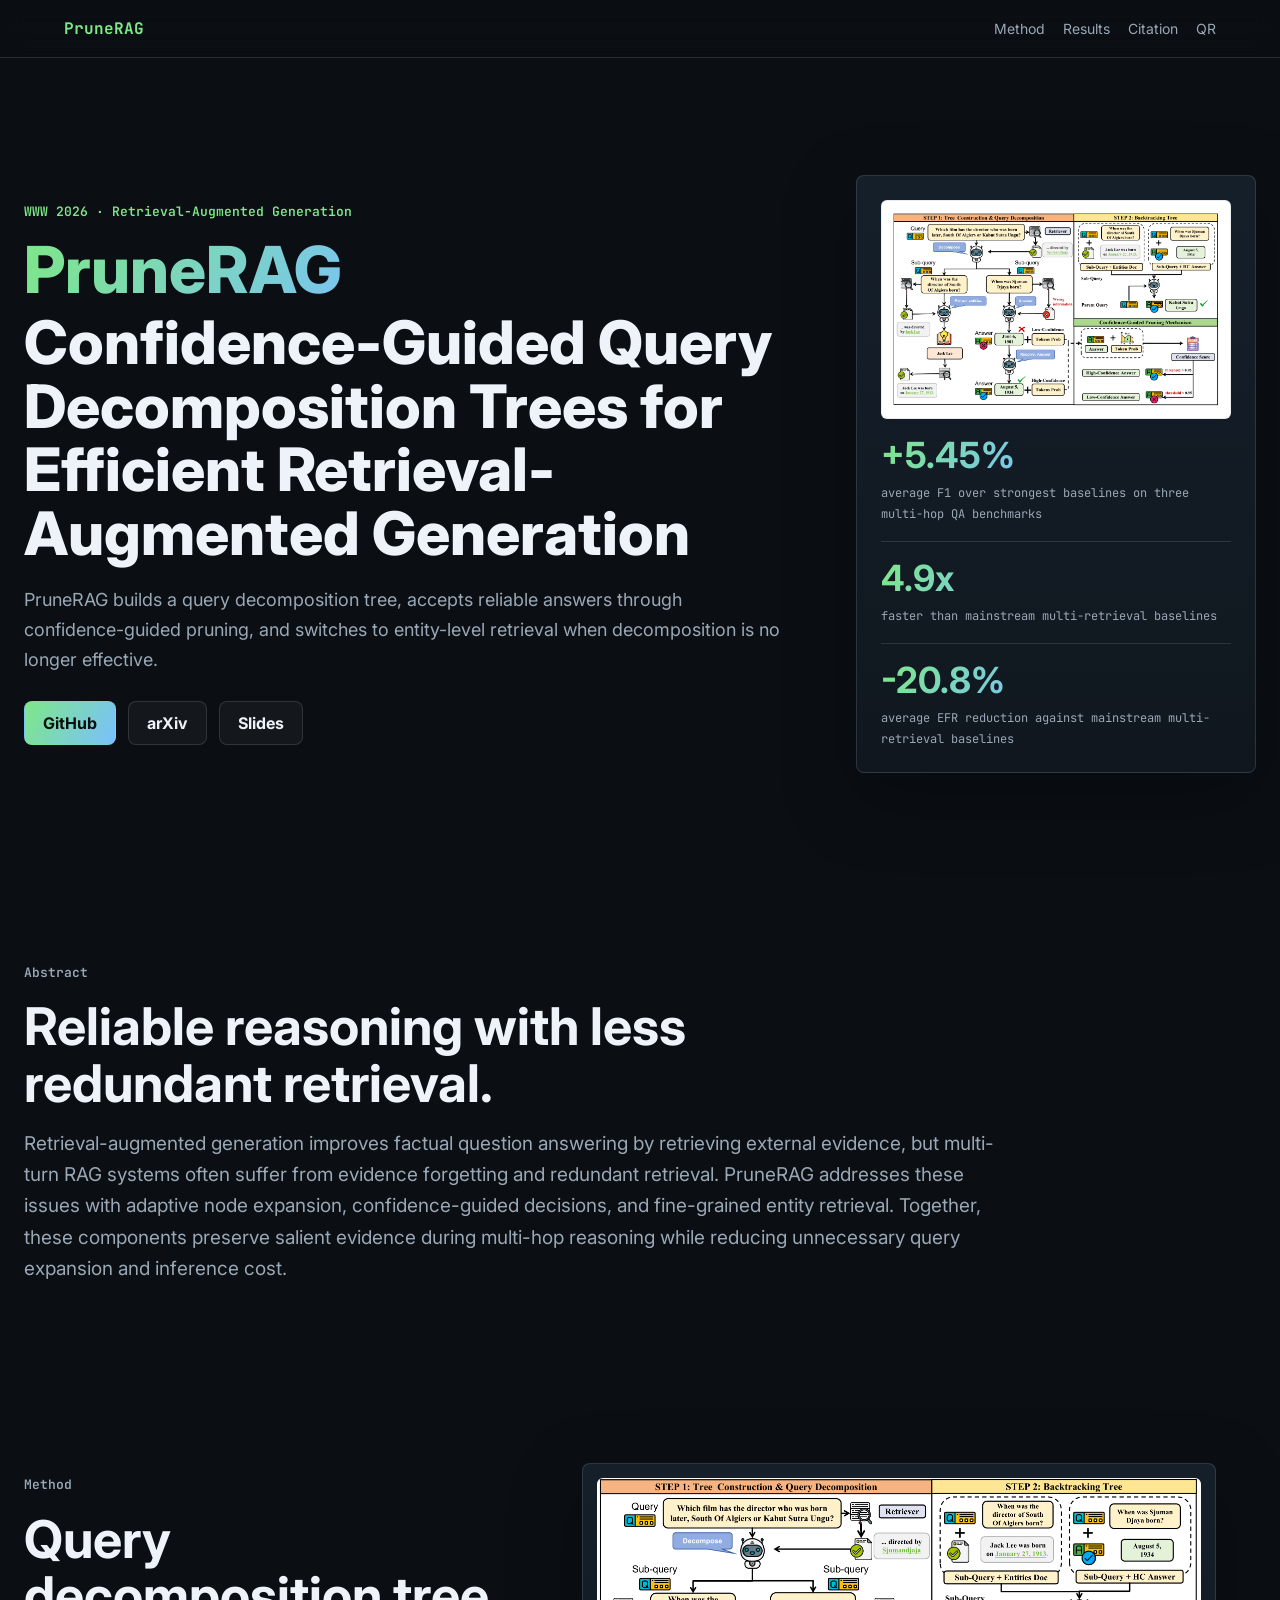
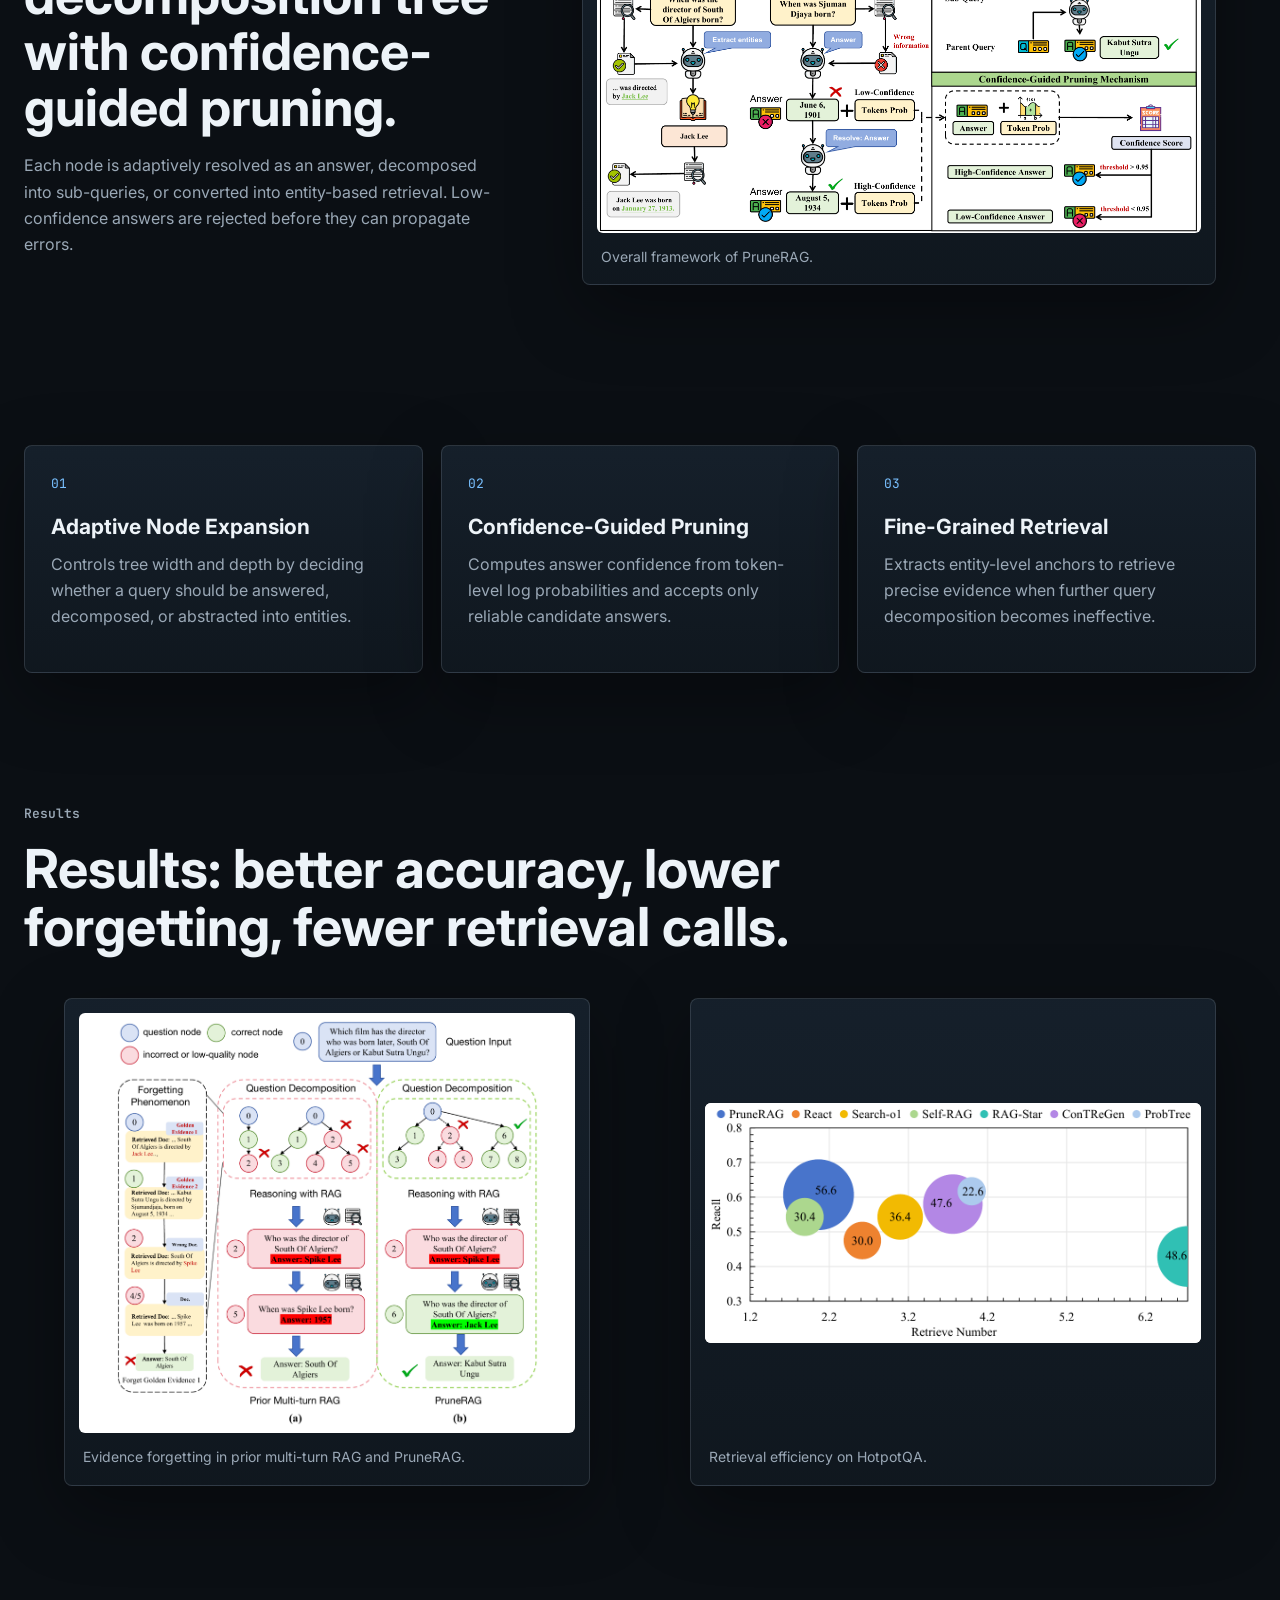
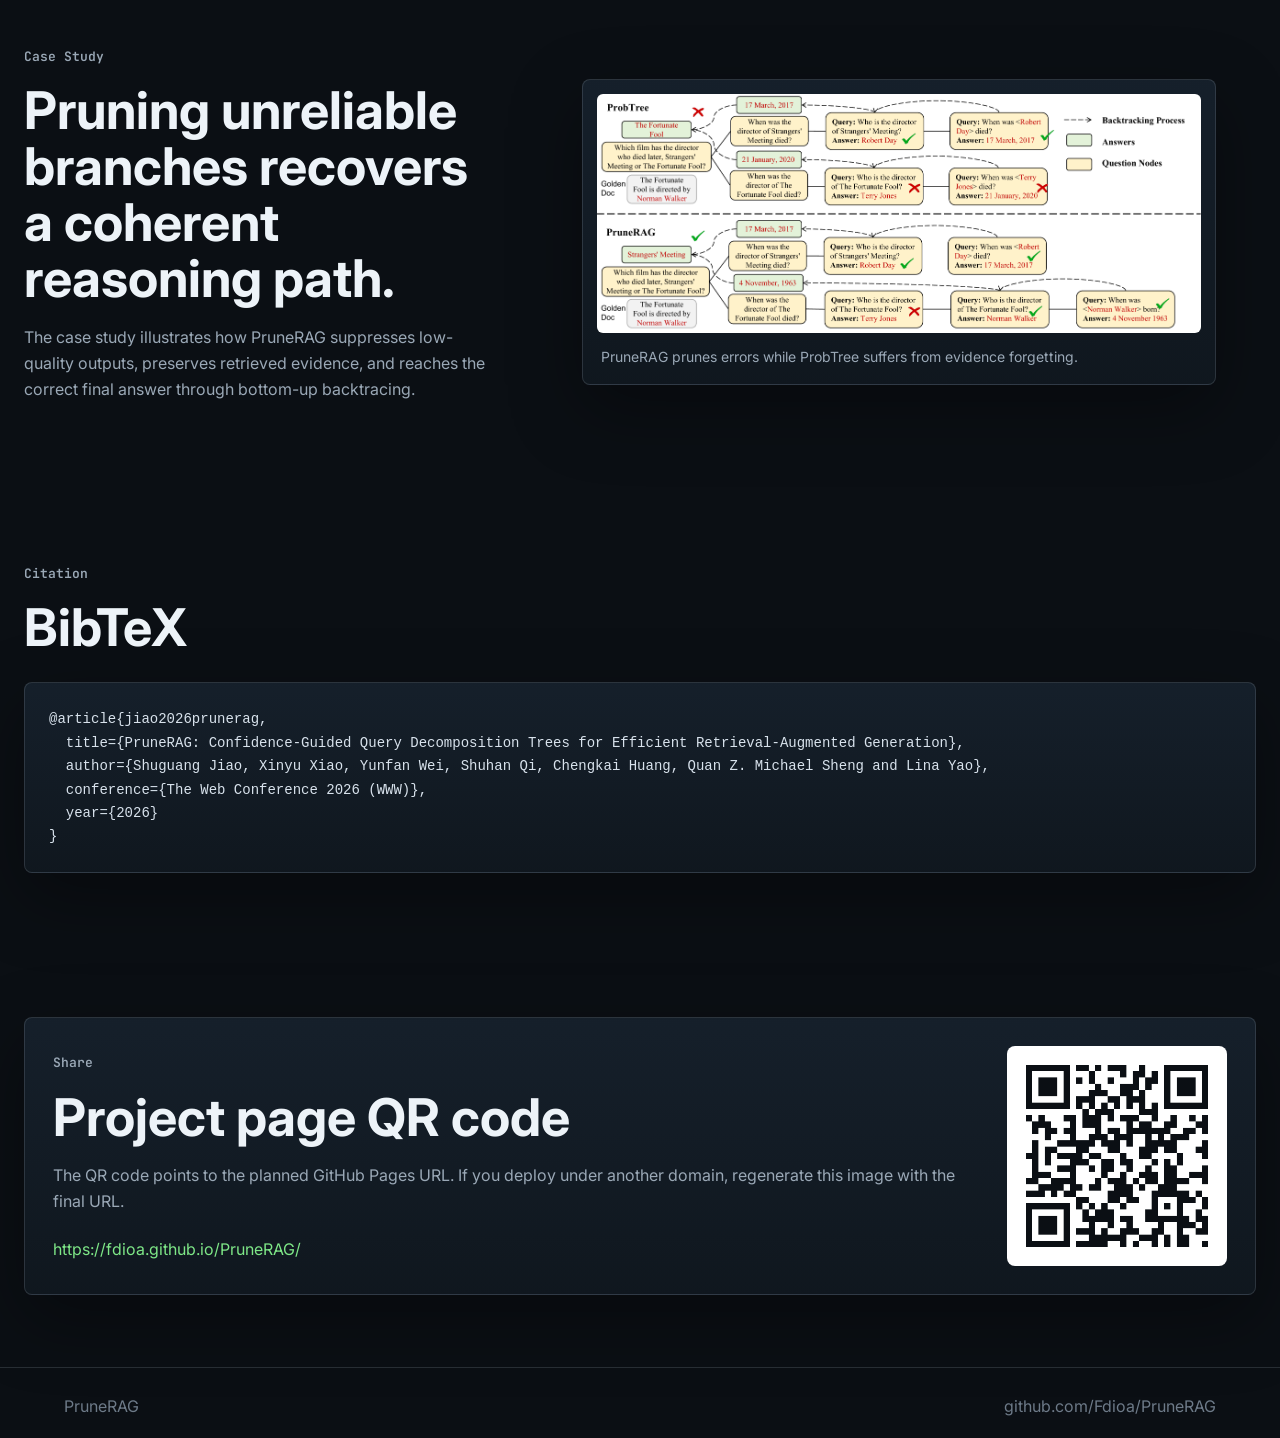
<file: docs/index.html>
<!DOCTYPE html>
<html lang="en">
<head>
  <meta charset="utf-8">
  <meta name="viewport" content="width=device-width, initial-scale=1">
  <meta name="description" content="PruneRAG: Confidence-Guided Query Decomposition Trees for Efficient Retrieval-Augmented Generation">
  <title>PruneRAG</title>
  <link rel="preconnect" href="https://fonts.googleapis.com">
  <link rel="preconnect" href="https://fonts.gstatic.com" crossorigin>
  <link href="https://fonts.googleapis.com/css2?family=Inter:wght@400;500;600;700;800&family=JetBrains+Mono:wght@500;600&display=swap" rel="stylesheet">
  <link rel="stylesheet" href="styles.css">
</head>
<body>
  <header class="site-header">
    <a class="brand" href="#top" aria-label="PruneRAG home">PruneRAG</a>
    <nav class="nav" aria-label="Page navigation">
      <a href="#method">Method</a>
      <a href="#results">Results</a>
      <a href="#citation">Citation</a>
      <a href="#qr">QR</a>
    </nav>
  </header>

  <main id="top">
    <section class="hero">
      <div class="hero-copy">
        <p class="eyebrow">WWW 2026 · Retrieval-Augmented Generation</p>
        <h1><span>PruneRAG</span> Confidence-Guided Query Decomposition Trees for Efficient Retrieval-Augmented Generation</h1>
        <p class="lead">
          PruneRAG builds a query decomposition tree, accepts reliable answers through confidence-guided pruning,
          and switches to entity-level retrieval when decomposition is no longer effective.
        </p>
        <div class="actions">
          <a class="button primary" href="https://github.com/Fdioa/PruneRAG" target="_blank" rel="noreferrer">GitHub</a>
          <a class="button" href="https://arxiv.org/abs/2601.11024" target="_blank" rel="noreferrer">arXiv</a>
          <a class="button" href="slides/" target="_blank" rel="noreferrer">Slides</a>
        </div>
      </div>

      <aside class="hero-panel" aria-label="Key results">
        <img class="hero-figure" src="assets/img/framework.png" alt="PruneRAG framework preview">
        <div class="metric">
          <strong>+5.45%</strong>
          <span>average F1 over strongest baselines on three multi-hop QA benchmarks</span>
        </div>
        <div class="metric">
          <strong>4.9x</strong>
          <span>faster than mainstream multi-retrieval baselines</span>
        </div>
        <div class="metric">
          <strong>-20.8%</strong>
          <span>average EFR reduction against mainstream multi-retrieval baselines</span>
        </div>
      </aside>
    </section>

    <section class="section" id="overview">
      <div class="section-heading">
        <p class="eyebrow">Abstract</p>
        <h2>Reliable reasoning with less redundant retrieval.</h2>
      </div>
      <p class="abstract">
        Retrieval-augmented generation improves factual question answering by retrieving external evidence,
        but multi-turn RAG systems often suffer from evidence forgetting and redundant retrieval. PruneRAG
        addresses these issues with adaptive node expansion, confidence-guided decisions, and fine-grained
        entity retrieval. Together, these components preserve salient evidence during multi-hop reasoning
        while reducing unnecessary query expansion and inference cost.
      </p>
    </section>

    <section class="section split" id="method">
      <div class="section-heading">
        <p class="eyebrow">Method</p>
        <h2>Query decomposition tree with confidence-guided pruning.</h2>
        <p>
          Each node is adaptively resolved as an answer, decomposed into sub-queries, or converted into
          entity-based retrieval. Low-confidence answers are rejected before they can propagate errors.
        </p>
      </div>
      <figure class="figure">
        <img src="assets/img/framework.png" alt="PruneRAG framework diagram">
        <figcaption>Overall framework of PruneRAG.</figcaption>
      </figure>
    </section>

    <section class="section cards">
      <article class="card">
        <span>01</span>
        <h3>Adaptive Node Expansion</h3>
        <p>Controls tree width and depth by deciding whether a query should be answered, decomposed, or abstracted into entities.</p>
      </article>
      <article class="card">
        <span>02</span>
        <h3>Confidence-Guided Pruning</h3>
        <p>Computes answer confidence from token-level log probabilities and accepts only reliable candidate answers.</p>
      </article>
      <article class="card">
        <span>03</span>
        <h3>Fine-Grained Retrieval</h3>
        <p>Extracts entity-level anchors to retrieve precise evidence when further query decomposition becomes ineffective.</p>
      </article>
    </section>

    <section class="section results-section" id="results">
      <div class="section-heading">
        <p class="eyebrow">Results</p>
        <h2>Results: better accuracy, lower forgetting, fewer retrieval calls.</h2>
      </div>
      <div class="result-grid">
        <figure class="figure result-figure tall">
          <img src="assets/img/evidence-forgetting.png" alt="Evidence forgetting comparison">
          <figcaption>Evidence forgetting in prior multi-turn RAG and PruneRAG.</figcaption>
        </figure>
        <figure class="figure result-figure">
          <div class="image-stage">
            <img src="assets/img/retrieval-efficiency.png" alt="Retrieval efficiency bubble chart">
          </div>
          <figcaption>Retrieval efficiency on HotpotQA.</figcaption>
        </figure>
      </div>
    </section>

    <section class="section split">
      <div class="section-heading">
        <p class="eyebrow">Case Study</p>
        <h2>Pruning unreliable branches recovers a coherent reasoning path.</h2>
        <p>
          The case study illustrates how PruneRAG suppresses low-quality outputs, preserves retrieved evidence,
          and reaches the correct final answer through bottom-up backtracing.
        </p>
      </div>
      <figure class="figure">
        <img src="assets/img/case-study.png" alt="Case study comparing ProbTree and PruneRAG">
        <figcaption>PruneRAG prunes errors while ProbTree suffers from evidence forgetting.</figcaption>
      </figure>
    </section>

    <section class="section citation" id="citation">
      <div class="section-heading">
        <p class="eyebrow">Citation</p>
        <h2>BibTeX</h2>
      </div>
      <pre><code>@article{jiao2026prunerag,
  title={PruneRAG: Confidence-Guided Query Decomposition Trees for Efficient Retrieval-Augmented Generation},
  author={Shuguang Jiao, Xinyu Xiao, Yunfan Wei, Shuhan Qi, Chengkai Huang, Quan Z. Michael Sheng and Lina Yao},
  conference={The Web Conference 2026 (WWW)},
  year={2026}
}</code></pre>
    </section>

    <section class="section qr-section" id="qr">
      <div>
        <p class="eyebrow">Share</p>
        <h2>Project page QR code</h2>
        <p>The QR code points to the planned GitHub Pages URL. If you deploy under another domain, regenerate this image with the final URL.</p>
        <a class="text-link" href="https://fdioa.github.io/PruneRAG/" target="_blank" rel="noreferrer">https://fdioa.github.io/PruneRAG/</a>
      </div>
      <img class="qr" src="assets/project-page-qr.png" alt="QR code for the PruneRAG project page">
    </section>
  </main>

  <footer class="footer">
    <span>PruneRAG</span>
    <a href="https://github.com/Fdioa/PruneRAG" target="_blank" rel="noreferrer">github.com/Fdioa/PruneRAG</a>
  </footer>
</body>
</html>
</file>
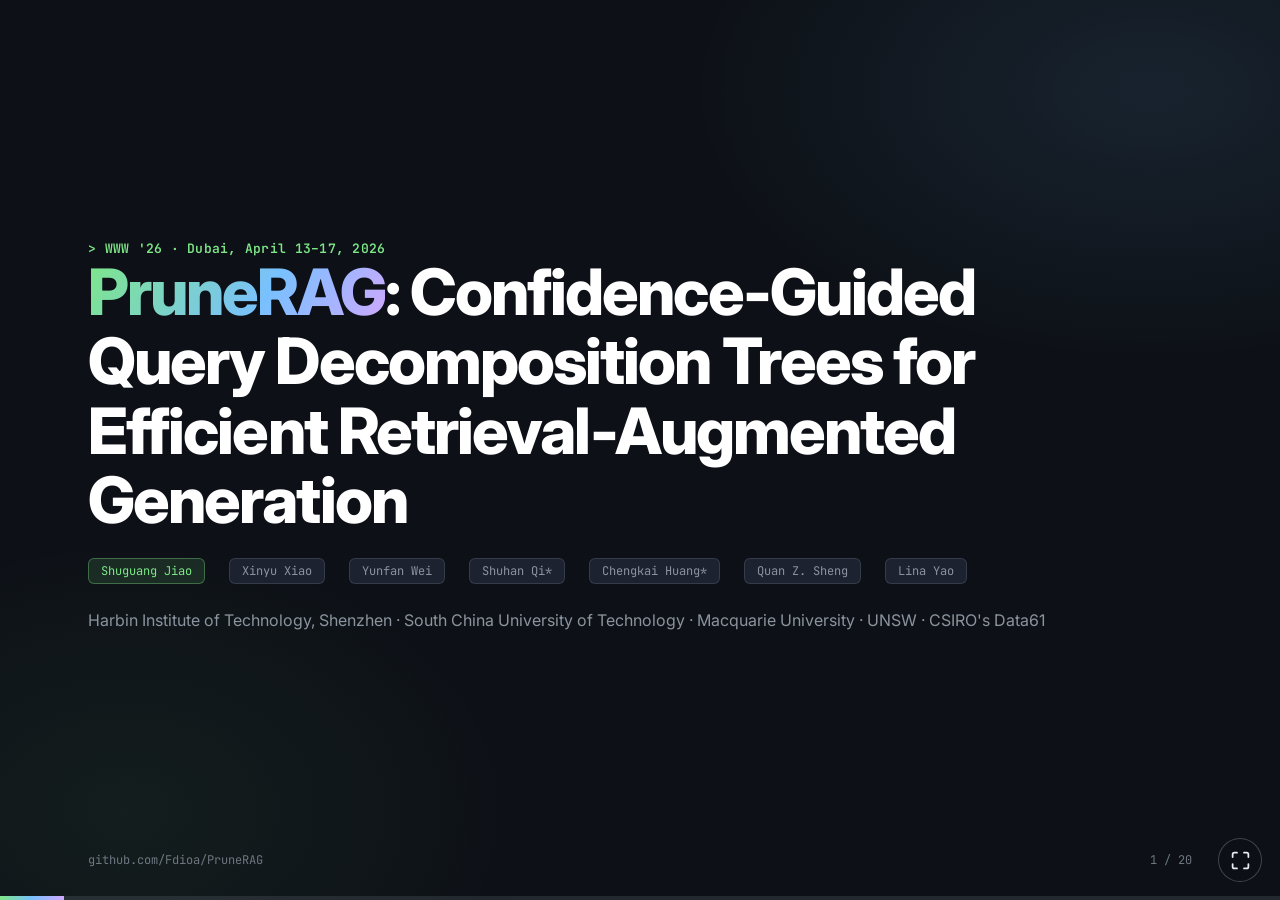
<file: docs/slides/index.html>
<!DOCTYPE html>
<html lang="en">
<head>
<meta charset="utf-8"><meta name="viewport" content="width=device-width,initial-scale=1">
<title>PruneRAG: Confidence-Guided Query Decomposition Trees for Efficient RAG</title>
<link rel="stylesheet" href="assets/fonts.css">
<link rel="stylesheet" href="assets/base.css">
<link rel="stylesheet" href="assets/animations/animations.css">
<link rel="stylesheet" href="style.css">
</head>
<body class="tpl-prunerag">
<div class="deck">

  <!-- Slide 1: Title -->
  <section class="slide" data-title="Title">
    <p class="kicker">WWW '26 · Dubai, April 13–17, 2026</p>
    <h1 class="h1 anim-fade-up" data-anim="fade-up"><span style="background:var(--grad);-webkit-background-clip:text;background-clip:text;color:transparent">PruneRAG</span>: Confidence-Guided<br>Query Decomposition Trees for<br>Efficient Retrieval-Augmented Generation</h1>
    <div class="mt-m row" style="gap:24px;flex-wrap:wrap">
      <span class="tag tag-green">Shuguang Jiao</span>
      <span class="tag">Xinyu Xiao</span>
      <span class="tag">Yunfan Wei</span>
      <span class="tag">Shuhan Qi*</span>
      <span class="tag">Chengkai Huang*</span>
      <span class="tag">Quan Z. Sheng</span>
      <span class="tag">Lina Yao</span>
    </div>
    <p class="dim mt-m">Harbin Institute of Technology, Shenzhen · South China University of Technology · Macquarie University · UNSW · CSIRO's Data61</p>
    <div class="deck-footer"><span class="mono">github.com/Fdioa/PruneRAG</span><span class="slide-number" data-current="1" data-total="20"></span></div>
  </section>

  <!-- Slide 2: Outline -->
  <section class="slide" data-title="Outline">
    <p class="kicker">outline</p>
    <h2 class="h2">Talk Overview</h2>
    <div class="stack mt-l">
      <div class="step"><div class="step-num">1</div><div class="step-content"><div class="step-title">Background & Motivation</div><div class="step-desc">RAG failures: evidence forgetting & inefficiency</div></div></div>
      <div class="step"><div class="step-num">2</div><div class="step-content"><div class="step-title">PruneRAG Framework</div><div class="step-desc">Tree structure, adaptive expansion, confidence pruning, fine-grained retrieval</div></div></div>
      <div class="step"><div class="step-num">3</div><div class="step-content"><div class="step-title">Experiments & Analysis</div><div class="step-desc">Main results, ablation, efficiency, hyperparameters</div></div></div>
      <div class="step"><div class="step-num">4</div><div class="step-content"><div class="step-title">Conclusion & Future Work</div><div class="step-desc">Takeaways and open directions</div></div></div>
    </div>
  </section>

  <!-- Slide 3: Background -->
  <section class="slide" data-title="Background">
    <p class="kicker">background</p>
    <h2 class="h2">Retrieval-Augmented Generation (RAG)</h2>
    <div class="grid g2 mt-l">
      <div>
        <p class="lede">RAG enhances LLMs by retrieving external knowledge during inference — the dominant paradigm for knowledge-intensive QA tasks.</p>
        <div class="stack mt-m">
          <div class="highlight">
            <p style="color:var(--text-1);font-size:16px"><strong>Multi-hop QA challenge:</strong> Complex questions require integrating evidence across multiple documents via iterative retrieval and reasoning.</p>
          </div>
        </div>
      </div>
      <div class="stack" style="gap:20px">
        <div class="card card-accent"><h4>Chain-based RAG</h4><p class="dim">Linear step-by-step decomposition (IRCoT, ReAct, Search-o1)</p></div>
        <div class="card card-blue"><h4>Tree-based RAG</h4><p class="dim">Explore multiple reasoning paths (ConTReGen, RAG-Star)</p></div>
        <div class="card card-red"><h4>Common weakness</h4><p class="dim">No confidence-guided control to decide when to stop, split, or refine</p></div>
      </div>
    </div>
  </section>

  <!-- Slide 4: Problem 1 - Evidence Forgetting (with Figure 1) -->
  <section class="slide" data-title="Problem: Evidence Forgetting">
    <p class="kicker">motivation · problem 1</p>
    <h2 class="h2">Evidence Forgetting vs. PruneRAG</h2>
    <div class="grid g2 mt-m" style="align-items:start">
      <div>
        <p class="lede">The model retrieves key evidence but <strong style="color:var(--accent-3)">fails to leverage it</strong> in later reasoning steps.</p>
        <div class="stack mt-m">
          <p class="dim">- Early evidence diluted by accumulated context</p>
          <p class="dim">- Error propagation from intermediate steps</p>
          <p class="dim">- EFR > 46% on HotpotQA for mainstream baselines</p>
        </div>
        <div class="highlight mt-m">
          <p style="color:var(--accent);font-size:14px;font-weight:600">PruneRAG rejects low-quality answers and reflects to generate correct ones, preventing downward error propagation.</p>
        </div>
      </div>
      <div style="display:flex;justify-content:center;align-items:center;height:100%">
        <img src="img/fig1-1.png" alt="Figure 1: Multi-turn RAG vs PruneRAG" style="max-width:100%;max-height:420px;border-radius:var(--radius);border:1px solid var(--border)">
      </div>
    </div>
  </section>

  <!-- Slide 5: Problem 2 - Inefficiency -->
  <section class="slide" data-title="Problem: Inefficiency">
    <p class="kicker">motivation · problem 2</p>
    <h2 class="h2">Inefficiency in Existing Methods</h2>
    <div class="grid g3 mt-l">
      <div class="card card-red">
        <h4>Uncontrolled Expansion</h4>
        <p class="dim mt-s">Tree-based methods generate many low-value nodes without disciplined expansion control.</p>
        <div class="stat mt-m" style="font-size:48px">8,216ms</div>
        <p class="stat-label">RAG-Star latency per query</p>
      </div>
      <div class="card card-red">
        <h4>Redundant Retrieval</h4>
        <p class="dim mt-s">Same information retrieved multiple times across different reasoning branches.</p>
        <div class="stat mt-m" style="font-size:48px">6.73</div>
        <p class="stat-label">RAG-Star avg retrieval calls</p>
      </div>
      <div class="card card-red">
        <h4>No Confidence Signal</h4>
        <p class="dim mt-s">Lacking a principled criterion to accept good answers early or reject bad ones.</p>
        <div class="stat mt-m" style="font-size:48px">91.6%</div>
        <p class="stat-label">ProbTree EFR on MuSiQue</p>
      </div>
    </div>
    <p class="dim mt-l tc">Existing methods lack a <strong style="color:#fff">confidence-guided control mechanism</strong> that decides when to stop, when to split, and when to refine retrieval.</p>
  </section>

  <!-- Slide 6: Our Solution Overview (with Figure 2 - Framework) -->
  <section class="slide" data-title="PruneRAG Overview">
    <p class="kicker">our approach</p>
    <h2 class="h2">PruneRAG: Overall Framework</h2>
    <div style="display:flex;justify-content:center;align-items:center;margin-top:20px">
      <img src="img/fig2-1.png" alt="Figure 2: PruneRAG Framework" style="max-width:80%;max-height:380px;border-radius:var(--radius);border:1px solid var(--border)">
    </div>
    <div class="grid g3 mt-m">
      <div class="card card-accent" style="padding:16px 20px">
        <h4 style="font-size:15px">Adaptive Node Expansion</h4>
        <p class="dim" style="font-size:13px">Regulates width/depth dynamically</p>
      </div>
      <div class="card card-blue" style="padding:16px 20px">
        <h4 style="font-size:15px">Confidence-Guided Pruning</h4>
        <p class="dim" style="font-size:13px">Accept reliable, reject uncertain</p>
      </div>
      <div class="card card-purple" style="padding:16px 20px">
        <h4 style="font-size:15px">Fine-Grained Retrieval</h4>
        <p class="dim" style="font-size:13px">Entity-level anchors for precision</p>
      </div>
    </div>
  </section>

  <!-- Slide 7: Tree Structure -->
  <section class="slide" data-title="Tree Structure">
    <p class="kicker">method · tree structure</p>
    <h2 class="h2">Query Decomposition Tree</h2>
    <div class="grid g2 mt-l" style="align-items:start">
      <div>
        <h4 style="color:var(--accent-2);margin-bottom:16px">Query Node</h4>
        <div class="formula formula-compact">
          <span class="math"><i>N</i><sub>q</sub> = (<i>q</i>, <i>d</i>, <i>a</i>)</span>
        </div>
        <p class="dim">q = sub-query, d = retrieved documents, a = candidate answer</p>
        <h4 style="color:var(--accent-4);margin-top:24px;margin-bottom:16px">Entity Node</h4>
        <div class="formula formula-compact">
          <span class="math"><i>N</i><sub>e</sub> = (<i>e</i>, <i>d</i>)</span>
        </div>
        <p class="dim">e = salient entities, d = documents retrieved via entities</p>
        <p class="dim mt-m" style="font-style:italic">Entity nodes are terminal — they handle fallback cases where a query is neither answerable nor decomposable.</p>
      </div>
      <div class="card" style="padding:32px">
        <h4 style="color:var(--accent);margin-bottom:20px">Example Tree</h4>
        <div class="stack" style="gap:10px;font-size:13px">
          <div class="tree-node node-query" style="font-size:13px">Q: "Compare directors of film A & B"</div>
          <div style="display:flex;gap:16px;padding-left:20px;margin-top:8px">
            <div class="stack" style="gap:8px">
              <div class="tree-node node-query" style="font-size:12px">q1: "Director of film A?"</div>
              <div style="padding-left:16px"><div class="tree-node node-answer" style="font-size:12px">Answer ✓ (high conf)</div></div>
            </div>
            <div class="stack" style="gap:8px">
              <div class="tree-node node-query" style="font-size:12px">q2: "Director of film B?"</div>
              <div style="padding-left:16px"><div class="tree-node node-entity" style="font-size:12px">Entity: ["film B", "director"]</div></div>
            </div>
          </div>
          <div style="margin-top:12px;text-align:center">
            <span style="color:var(--text-3);font-size:12px">↑ Bottom-up backtracing → Final Answer</span>
          </div>
        </div>
      </div>
    </div>
  </section>

  <!-- Slide 8: Adaptive Node Expansion -->
  <section class="slide" data-title="Adaptive Expansion">
    <p class="kicker">method · adaptive expansion</p>
    <h2 class="h2">Adaptive Node Expansion</h2>
    <p class="lede mt-m">Three-way decision for each node based on context sufficiency:</p>
    <div class="formula formula-cases mt-l">
      <div class="math formula-head"><i>f</i><sub>decompose</sub>(<i>q</i>, <i>d</i>, <i>p</i>) =</div>
      <div class="cases">
        <div class="case-row">
          <span class="case-value">("answer", <i>A</i>)</span>
          <span class="case-if">if</span>
          <span class="case-cond">Ans(<i>q</i>)</span>
          <span class="case-note">context is sufficient</span>
        </div>
        <div class="case-row">
          <span class="case-value">("query", <i>q</i><sub>1</sub>, <i>q</i><sub>2</sub>)</span>
          <span class="case-if">if</span>
          <span class="case-cond">¬Ans(<i>q</i>) ∧ Spl(<i>q</i>)</span>
          <span class="case-note">decomposable</span>
        </div>
        <div class="case-row">
          <span class="case-value">("entity", <i>e</i><sub>1</sub>, <i>e</i><sub>2</sub>)</span>
          <span class="case-if">if</span>
          <span class="case-cond">¬Ans(<i>q</i>) ∧ ¬Spl(<i>q</i>)</span>
          <span class="case-note">extract entities</span>
        </div>
      </div>
    </div>
    <div class="grid g3 mt-l">
      <div class="card card-accent" style="text-align:center">
        <div style="font-size:36px;margin-bottom:12px">✓</div>
        <h4>Answer</h4>
        <p class="dim mt-s">Sufficient evidence → generate answer, stop expansion</p>
      </div>
      <div class="card card-blue" style="text-align:center">
        <div style="font-size:36px;margin-bottom:12px">⇅</div>
        <h4>Decompose</h4>
        <p class="dim mt-s">Complex query → split into 2 sub-queries, continue recursion</p>
      </div>
      <div class="card card-purple" style="text-align:center">
        <div style="font-size:36px;margin-bottom:12px">⊙</div>
        <h4>Entity</h4>
        <p class="dim mt-s">Cannot decompose → extract key entities for targeted retrieval</p>
      </div>
    </div>
  </section>

  <!-- Slide 9: Confidence-Guided Pruning -->
  <section class="slide" data-title="Confidence Pruning">
    <p class="kicker">method · confidence pruning</p>
    <h2 class="h2">Confidence-Guided Pruning</h2>
    <div class="grid g2 mt-l" style="align-items:start">
      <div>
        <p class="lede">Compute answer confidence from token-level log probabilities:</p>
        <div class="formula formula-display mt-m">
          <span class="math">Confidence(<i>A</i>) = exp</span>
          <span class="paren">(</span>
          <span class="frac"><span>1</span><span>|<i>A</i>|</span></span>
          <span class="operator">·</span>
          <span class="sum"><span class="sum-top">|<i>A</i>|</span><span class="sum-symbol">Σ</span><span class="sum-bottom"><i>i</i>=1</span></span>
          <span class="math">log&nbsp;<i>P</i>(<i>a</i><sub>i</sub> | <i>a</i><sub>&lt;i</sub>, <i>q</i>, <i>d</i>)</span>
          <span class="paren">)</span>
        </div>
        <div class="stack mt-l" style="gap:12px">
          <div class="step"><div class="step-num">1</div><div class="step-content"><div class="step-desc">Compute Confidence(A) for candidate answer</div></div></div>
          <div class="step"><div class="step-num">2</div><div class="step-content"><div class="step-desc">If Confidence(A) ≥ τ<sub>A</sub> → <strong style="color:var(--accent)">Accept</strong>, mark as answer leaf</div></div></div>
          <div class="step"><div class="step-num">3</div><div class="step-content"><div class="step-desc">If Confidence(A) < τ<sub>A</sub> → <strong style="color:var(--accent-3)">Reject</strong>, continue decompose or entity extraction</div></div></div>
        </div>
      </div>
      <div class="card" style="padding:28px">
        <h4 style="color:var(--accent);margin-bottom:20px">Why this works</h4>
        <div class="stack" style="gap:16px">
          <div class="highlight">
            <p style="color:var(--text-1);font-size:14px"><strong>High confidence</strong> = model is sure about generation → reliable answer, stop early</p>
          </div>
          <div class="highlight-blue">
            <p style="color:var(--text-1);font-size:14px"><strong>Low confidence</strong> = model is uncertain → likely hallucination, reject and explore further</p>
          </div>
          <p class="dim" style="font-size:14px">This prevents error propagation and reduces invalid expansions — the key mechanism for mitigating evidence forgetting.</p>
        </div>
      </div>
    </div>
  </section>

  <!-- Slide 10: Fine-Grained Retrieval -->
  <section class="slide" data-title="Fine-Grained Retrieval">
    <p class="kicker">method · fine-grained retrieval</p>
    <h2 class="h2">Fine-Grained Entity Retrieval</h2>
    <div class="grid g2 mt-l" style="align-items:start">
      <div>
        <p class="lede">When a query can neither be answered nor decomposed further:</p>
        <div class="stack mt-m" style="gap:16px">
          <p class="dim">1. Treat query as the minimal semantic unit</p>
          <p class="dim">2. Extract key entities (persons, locations, events)</p>
          <p class="dim">3. Use entities as structured retrieval anchors</p>
          <p class="dim">4. Targeted search in the knowledge corpus</p>
        </div>
        <div class="highlight mt-m">
          <p style="color:var(--text-1);font-size:14px"><strong>Example:</strong> "Who is Danny Welch's employer?"<br>→ Entities: <span class="tag tag-blue" style="font-size:11px">Danny Welch</span> <span class="tag tag-blue" style="font-size:11px">Employer of Danny Welch</span></p>
        </div>
      </div>
      <div>
        <div class="card card-purple">
          <h4>Benefits</h4>
          <div class="stack mt-m" style="gap:12px">
            <p class="dim">✦ Reduces noise in retrieval queries</p>
            <p class="dim">✦ Improves retrieval specificity and precision</p>
            <p class="dim">✦ Preserves semantic completeness</p>
            <p class="dim">✦ Stabilizes the overall reasoning process</p>
          </div>
        </div>
      </div>
    </div>
  </section>

  <!-- Slide 11: Bottom-Up Backtracing -->
  <section class="slide" data-title="Backtracing">
    <p class="kicker">method · aggregation</p>
    <h2 class="h2">Bottom-Up Tree Backtracing</h2>
    <div class="grid g3 mt-m">
      <div class="card card-accent" style="text-align:center">
        <h4>Answer Leaf</h4>
        <p class="dim mt-s">Return stored high-confidence answer</p>
        <div class="formula formula-mini mt-s"><span class="math">Backtrace(<i>N</i>) = <i>a</i></span></div>
      </div>
      <div class="card card-purple" style="text-align:center">
        <h4>Entity Leaf</h4>
        <p class="dim mt-s">Summarize retrieved documents</p>
        <div class="formula formula-mini mt-s"><span class="math">Backtrace(<i>N</i>) = summary(<i>d</i>)</span></div>
      </div>
      <div class="card card-blue" style="text-align:center">
        <h4>Internal Node</h4>
        <p class="dim mt-s">Aggregate children results</p>
        <div class="formula formula-mini mt-s"><span class="math">Backtrace(<i>N</i>) = agg(children)</span></div>
      </div>
    </div>
    <div style="display:flex;flex-direction:column;align-items:center;margin-top:20px">
      <img src="img/case_study-1.png" alt="Case Study: PruneRAG vs ProbTree" style="max-width:88%;max-height:280px;border-radius:var(--radius);border:1px solid var(--border)">
      <p class="dim mt-s" style="font-size:13px">Case study: ProbTree suffers from evidence forgetting; PruneRAG prunes errors and recovers the correct reasoning chain.</p>
    </div>
  </section>

  <!-- Slide 12: Algorithm -->
  <section class="slide" data-title="Algorithm">
    <p class="kicker">method · inference procedure</p>
    <h2 class="h2">PruneRAG Inference Algorithm</h2>
    <div class="grid g2 mt-l" style="align-items:start">
      <div class="card" style="padding:28px">
        <h4 style="color:var(--accent-2);margin-bottom:16px">Step 1: Top-Down Construction</h4>
        <div class="stack" style="gap:10px;font-size:14px">
          <p class="dim">Initialize root node with complex query q</p>
          <p class="dim"><strong style="color:var(--text-1)">While queue not empty:</strong></p>
          <p class="dim" style="padding-left:16px">• Retrieve top-k documents</p>
          <p class="dim" style="padding-left:16px">• Generate candidate answer + confidence</p>
          <p class="dim" style="padding-left:16px">• If conf ≥ τ<sub>A</sub> → mark as answer leaf</p>
          <p class="dim" style="padding-left:16px">• Else if decomposable → create sub-query children</p>
          <p class="dim" style="padding-left:16px">• Else → create entity node</p>
        </div>
      </div>
      <div class="card" style="padding:28px">
        <h4 style="color:var(--accent);margin-bottom:16px">Step 2: Bottom-Up Backtracing</h4>
        <div class="stack" style="gap:10px;font-size:14px">
          <p class="dim"><strong style="color:var(--text-1)">Process leaves to root:</strong></p>
          <p class="dim" style="padding-left:16px">• Answer nodes → return stored answer</p>
          <p class="dim" style="padding-left:16px">• Entity nodes → summarize evidence</p>
          <p class="dim" style="padding-left:16px">• Internal nodes → aggregate children results</p>
          <p class="dim" style="padding-left:16px">• Root outputs final answer a*</p>
        </div>
        <div class="highlight mt-m">
          <p style="color:var(--text-1);font-size:13px"><strong>Key:</strong> Pruning reduces unnecessary exploration; backtracing guarantees coherent evidence aggregation.</p>
        </div>
      </div>
    </div>
  </section>

  <!-- Slide 13: EFR Metric -->
  <section class="slide" data-title="EFR Metric">
    <p class="kicker">evaluation · new metric</p>
    <h2 class="h2">Evidence Forgetting Rate (EFR)</h2>
    <p class="lede mt-m">A new diagnostic metric to quantify evidence misuse:</p>
    <div class="formula formula-display mt-l">
      <span class="math">EFR =</span>
      <span class="frac"><span>1</span><span><i>N</i></span></span>
      <span class="operator">·</span>
      <span class="sum"><span class="sum-top"><i>N</i></span><span class="sum-symbol">Σ</span><span class="sum-bottom"><i>i</i>=1</span></span>
      <span class="indicator">𝟙</span>
      <span class="math">{ <i>G</i><sub>i</sub> ⊆ <i>d</i><sub>i</sub> ∧ <i>a</i><sub>i</sub> ≠ <i>a</i><sub>i</sub><sup>*</sup> }</span>
    </div>
    <div class="grid g2 mt-l">
      <div>
        <div class="stack" style="gap:12px">
          <p class="dim"><strong style="color:var(--text-1)">G<sub>i</sub></strong> — golden evidence set (all required documents)</p>
          <p class="dim"><strong style="color:var(--text-1)">d<sub>i</sub></strong> — all documents retrieved across rounds</p>
          <p class="dim"><strong style="color:var(--text-1)">a<sub>i</sub></strong> — model's predicted answer</p>
          <p class="dim"><strong style="color:var(--text-1)">a<sub>i</sub>*</strong> — ground-truth answer</p>
        </div>
      </div>
      <div class="highlight-blue">
        <p style="color:var(--text-1);font-size:15px"><strong>Interpretation:</strong> EFR measures the proportion of cases where the model has <em>already retrieved</em> all golden evidence but still gives the <em>wrong</em> answer.</p>
        <p class="dim mt-s" style="font-size:14px">High EFR = evidence is retrieved but not utilized → forgetting problem.</p>
      </div>
    </div>
  </section>

  <!-- Slide 14: Experimental Setup -->
  <section class="slide" data-title="Setup">
    <p class="kicker">experiments · setup</p>
    <h2 class="h2">Experimental Setup</h2>
    <div class="grid g2 mt-l" style="align-items:start">
      <div>
        <h4 style="color:var(--accent-2);margin-bottom:16px">Datasets</h4>
        <div class="stack" style="gap:8px">
          <p class="dim">• <strong style="color:var(--text-1)">HotpotQA</strong> — multi-hop, cross-document</p>
          <p class="dim">• <strong style="color:var(--text-1)">2WikiMultihopQA</strong> — structured multi-hop</p>
          <p class="dim">• <strong style="color:var(--text-1)">MuSiQue</strong> — compositional reasoning</p>
          <p class="dim">• <strong style="color:var(--text-1)">Bamboogle</strong> — instruction-style QA</p>
          <p class="dim">• <strong style="color:var(--text-1)">GPQA</strong> — graduate-level reasoning</p>
        </div>
        <h4 style="color:var(--accent-2);margin-top:24px;margin-bottom:16px">Backbone Models</h4>
        <div class="row" style="gap:8px;flex-wrap:wrap">
          <span class="tag">Llama-3.1-8B-Instruct</span>
          <span class="tag">Qwen3-8B</span>
          <span class="tag">Llama-3.1-70B</span>
          <span class="tag">Qwen3-32B</span>
        </div>
      </div>
      <div>
        <h4 style="color:var(--accent-2);margin-bottom:16px">Baselines</h4>
        <div class="stack" style="gap:8px">
          <p class="dim"><strong style="color:var(--text-1)">Chain-based:</strong> ReAct, Search-o1, Self-RAG, MemoRAG</p>
          <p class="dim"><strong style="color:var(--text-1)">Tree-based:</strong> ConTReGen, RAG-Star, ProbTree</p>
        </div>
        <h4 style="color:var(--accent-2);margin-top:24px;margin-bottom:16px">PruneRAG Config</h4>
        <div class="stack" style="gap:8px">
          <p class="dim">• Max branching factor: 2</p>
          <p class="dim">• Max tree depth: 3</p>
          <p class="dim">• Confidence threshold τ<sub>A</sub>: 0.95</p>
          <p class="dim">• Retriever: BGE-large-en-v1.5</p>
          <p class="dim">• Top-k documents per query: 5</p>
          <p class="dim">• Corpus: Wikipedia 2018 dump</p>
        </div>
      </div>
    </div>
  </section>

  <!-- Slide 15: Main Results -->
  <section class="slide" data-title="Main Results">
    <p class="kicker">experiments · main results (RQ1)</p>
    <h2 class="h2">Main Results: Qwen3-8B</h2>
    <table class="mt-m" style="font-size:14px">
      <thead>
        <tr><th>Method</th><th>Time(ms)</th><th colspan="3" style="text-align:center">HotpotQA</th><th colspan="3" style="text-align:center">2WikiQA</th><th colspan="3" style="text-align:center">MuSiQue</th></tr>
        <tr><th></th><th></th><th>EM</th><th>F1</th><th>EFR↓</th><th>EM</th><th>F1</th><th>EFR↓</th><th>EM</th><th>F1</th><th>EFR↓</th></tr>
      </thead>
      <tbody>
        <tr><td>React</td><td>4,497</td><td>30.0</td><td>36.7</td><td class="worst">46.4</td><td>23.6</td><td>28.7</td><td class="worst">54.2</td><td>10.2</td><td>15.7</td><td class="worst">69.5</td></tr>
        <tr><td>Search-o1</td><td>4,841</td><td>36.4</td><td>42.6</td><td>56.9</td><td>23.2</td><td>27.5</td><td>54.3</td><td>12.4</td><td>17.4</td><td>62.1</td></tr>
        <tr><td>ConTReGen</td><td>4,507</td><td>47.6</td><td>55.4</td><td>30.5</td><td>29.0</td><td>33.9</td><td>27.8</td><td>11.8</td><td>17.2</td><td>60.0</td></tr>
        <tr><td>RAG-Star</td><td>14,709</td><td>48.6</td><td>57.8</td><td>52.4</td><td>31.0</td><td>37.8</td><td>73.9</td><td>12.2</td><td>19.8</td><td>84.2</td></tr>
        <tr><td>ProbTree</td><td>3,300</td><td>22.6</td><td>26.4</td><td>50.0</td><td>15.8</td><td>19.2</td><td>50.6</td><td>5.0</td><td>7.6</td><td>84.3</td></tr>
        <tr style="background:rgba(126,231,135,.08)"><td><strong style="color:var(--accent)">PruneRAG</strong></td><td class="best">2,254</td><td class="best">56.6</td><td class="best">63.6</td><td class="best">23.1</td><td class="best">41.2</td><td class="best">44.4</td><td class="best">26.0</td><td class="best">17.6</td><td class="best">25.6</td><td class="best">38.4</td></tr>
      </tbody>
    </table>
    <div class="row mt-m" style="justify-content:center;gap:32px">
      <div style="text-align:center"><span class="stat" style="font-size:36px">+5.8</span><p class="stat-label">F1 improvement (HotpotQA)</p></div>
      <div style="text-align:center"><span class="stat" style="font-size:36px">4.9×</span><p class="stat-label">faster than multi-retrieval avg</p></div>
      <div style="text-align:center"><span class="stat" style="font-size:36px">-20.8%</span><p class="stat-label">EFR reduction avg</p></div>
    </div>
  </section>

  <!-- Slide 16: Ablation Study -->
  <section class="slide" data-title="Ablation">
    <p class="kicker">experiments · ablation (RQ2)</p>
    <h2 class="h2">Ablation Study</h2>
    <table class="mt-l" style="font-size:15px">
      <thead>
        <tr><th>Method</th><th colspan="3" style="text-align:center">HotpotQA</th><th colspan="3" style="text-align:center">2WikiQA</th><th colspan="3" style="text-align:center">MuSiQue</th></tr>
        <tr><th></th><th>EM</th><th>RN</th><th>EFR↓</th><th>EM</th><th>RN</th><th>EFR↓</th><th>EM</th><th>RN</th><th>EFR↓</th></tr>
      </thead>
      <tbody>
        <tr style="background:rgba(126,231,135,.08)"><td class="best">PruneRAG (full)</td><td class="best">56.6</td><td>2.0</td><td class="best">23.1</td><td class="best">41.2</td><td>3.4</td><td class="best">26.0</td><td class="best">17.6</td><td>3.3</td><td class="best">38.4</td></tr>
        <tr><td>w/o Confidence</td><td>53.4</td><td>1.9</td><td>25.1</td><td>39.6</td><td>3.3</td><td>26.2</td><td>16.2</td><td>3.2</td><td class="worst">51.2</td></tr>
        <tr><td>w/o Answer</td><td>37.8</td><td>3.3</td><td class="worst">48.2</td><td>33.2</td><td>4.4</td><td class="worst">55.3</td><td>15.0</td><td>4.8</td><td class="worst">65.0</td></tr>
        <tr><td>w/o Entity</td><td>53.4</td><td>1.7</td><td>24.4</td><td>40.0</td><td>2.8</td><td>27.8</td><td>15.4</td><td>3.1</td><td>53.3</td></tr>
        <tr><td>w/o Adaptive</td><td>42.0</td><td>5.3</td><td class="worst">43.2</td><td>32.0</td><td>4.6</td><td class="worst">50.0</td><td>15.2</td><td>5.8</td><td class="worst">67.7</td></tr>
      </tbody>
    </table>
    <div class="grid g2 mt-l">
      <div class="highlight">
        <p style="color:var(--text-1);font-size:14px"><strong>Confidence + Adaptive</strong> are the most critical — removing either causes EFR to spike dramatically, confirming they are key to mitigating evidence forgetting.</p>
      </div>
      <div class="highlight-blue">
        <p style="color:var(--text-1);font-size:14px"><strong>w/o Answer</strong> increases retrieval calls (RN: 2.0→3.3) and EFR — preventing early termination destabilizes the entire reasoning process.</p>
      </div>
    </div>
  </section>

  <!-- Slide 17: Retrieval Efficiency (with Figure 3) -->
  <section class="slide" data-title="Efficiency">
    <p class="kicker">experiments · efficiency (RQ3)</p>
    <h2 class="h2">Retrieval Efficiency Analysis</h2>
    <div class="grid g2 mt-m" style="align-items:start">
      <div>
        <table style="font-size:14px">
          <thead>
            <tr><th>Method</th><th>RN</th><th>Recall</th><th>RE</th></tr>
          </thead>
          <tbody>
            <tr><td>React</td><td>2.61</td><td>47.5</td><td>13.2</td></tr>
            <tr><td>Search-o1</td><td>3.09</td><td>54.3</td><td>12.3</td></tr>
            <tr><td>Self-RAG</td><td>1.89</td><td>54.3</td><td class="best">16.7</td></tr>
            <tr><td>ConTReGen</td><td>3.76</td><td>58.0</td><td>10.5</td></tr>
            <tr><td>RAG-Star</td><td class="worst">6.73</td><td>42.9</td><td class="worst">5.4</td></tr>
            <tr><td>ProbTree</td><td>4.00</td><td>61.7</td><td>10.2</td></tr>
            <tr style="background:rgba(126,231,135,.08)"><td class="best">PruneRAG</td><td class="best">2.06</td><td>60.7</td><td class="best">16.7</td></tr>
          </tbody>
        </table>
        <p class="dim mt-s" style="font-size:12px">RE = Recall / Retrieval Number</p>
      </div>
      <div style="display:flex;flex-direction:column;align-items:center;justify-content:center">
        <img src="img/fig3-1.png" alt="Figure 3: Retrieval efficiency bubble chart" style="max-width:100%;max-height:360px;border-radius:var(--radius);border:1px solid var(--border)">
        <p class="dim mt-s" style="font-size:12px">Bubble size = EM accuracy. PruneRAG: fewer calls, strong recall, best accuracy.</p>
      </div>
    </div>
  </section>

  <!-- Slide 18: Hyperparameter Analysis (with Figures 4 & 6) -->
  <section class="slide" data-title="Hyperparameters">
    <p class="kicker">experiments · hyperparameters (RQ4)</p>
    <h2 class="h2">Hyperparameter Sensitivity</h2>
    <div class="grid g2 mt-m" style="align-items:start">
      <div style="display:flex;flex-direction:column;align-items:center;justify-content:center">
        <img src="img/fig4-1.png" alt="Figure 4: Impact of max tree depth" style="max-width:100%;max-height:260px;border-radius:var(--radius);border:1px solid var(--border)">
        <p class="dim mt-s" style="font-size:13px"><strong style="color:var(--text-1)">Max Tree Depth:</strong> Multi-hop optimal at depth 2–3; single-hop best at 1.</p>
      </div>
      <div style="display:flex;flex-direction:column;align-items:center;justify-content:center">
        <img src="img/fig6-1.png" alt="Figure 6: Impact of confidence threshold" style="max-width:100%;max-height:260px;border-radius:var(--radius);border:1px solid var(--border)">
        <p class="dim mt-s" style="font-size:13px"><strong style="color:var(--text-1)">Threshold τ<sub>A</sub>:</strong> Peak performance at [0.9, 0.95], stable across datasets.</p>
      </div>
    </div>
    <div class="highlight mt-m" style="text-align:center">
      <p style="font-size:14px;color:var(--text-1)">PruneRAG is robust to hyperparameters. Depth 2–3 + τ<sub>A</sub> = 0.95 forms a transferable configuration.</p>
    </div>
  </section>

  <!-- Slide 19: Larger Models & Generalization -->
  <section class="slide" data-title="Generalization">
    <p class="kicker">experiments · generalization</p>
    <h2 class="h2">Scaling & Generalization</h2>
    <div class="grid g2 mt-l" style="align-items:start">
      <div>
        <h4 style="color:var(--accent-2);margin-bottom:16px">Larger Models (HotpotQA)</h4>
        <table style="font-size:14px">
          <thead>
            <tr><th>Method</th><th colspan="2" style="text-align:center">Llama-70B</th><th colspan="2" style="text-align:center">Qwen3-32B</th></tr>
            <tr><th></th><th>F1</th><th>EFR↓</th><th>F1</th><th>EFR↓</th></tr>
          </thead>
          <tbody>
            <tr><td>React</td><td>46.6</td><td>41.8</td><td>40.4</td><td>35.5</td></tr>
            <tr><td>ConTReGen</td><td>57.7</td><td>30.7</td><td>58.7</td><td>36.4</td></tr>
            <tr><td>RAG-Star</td><td>50.9</td><td class="worst">49.6</td><td>46.9</td><td class="worst">49.3</td></tr>
            <tr style="background:rgba(126,231,135,.08)"><td class="best">PruneRAG</td><td class="best">66.0</td><td class="best">29.2</td><td class="best">66.0</td><td class="best">24.6</td></tr>
          </tbody>
        </table>
      </div>
      <div>
        <h4 style="color:var(--accent-2);margin-bottom:16px">Key Findings</h4>
        <div class="stack" style="gap:14px">
          <div class="highlight">
            <p style="font-size:14px;color:var(--text-1)"><strong>Scaling alone doesn't solve forgetting.</strong> Even 70B models show EFR > 40% with baseline methods.</p>
          </div>
          <div class="highlight-blue">
            <p style="font-size:14px;color:var(--text-1)"><strong>Alternative retriever (E5):</strong> PruneRAG maintains superiority — forgetting is retriever-agnostic.</p>
          </div>
          <p class="dim" style="font-size:14px">Principled mechanisms (confidence pruning + adaptive expansion) remain necessary even with larger capacity.</p>
        </div>
      </div>
    </div>
  </section>

  <!-- Slide 20: Conclusion -->
  <section class="slide center" data-title="Conclusion">
    <p class="kicker">conclusion</p>
    <h2 class="h2">Takeaways</h2>
    <div class="grid g3 mt-l" style="max-width:1100px;margin-left:auto;margin-right:auto">
      <div class="card card-accent" style="text-align:center">
        <div style="font-size:40px;margin-bottom:12px">🌳</div>
        <h4>Structured Reasoning</h4>
        <p class="dim mt-s">Query decomposition tree unifies answering, decomposition, and entity retrieval in one framework.</p>
      </div>
      <div class="card card-blue" style="text-align:center">
        <div style="font-size:40px;margin-bottom:12px">🎯</div>
        <h4>Evidence Preservation</h4>
        <p class="dim mt-s">Confidence-guided pruning mitigates evidence forgetting — avg 20.8% EFR reduction.</p>
      </div>
      <div class="card card-purple" style="text-align:center">
        <div style="font-size:40px;margin-bottom:12px">⚡</div>
        <h4>Efficient Inference</h4>
        <p class="dim mt-s">4.9× faster than multi-retrieval baselines with highest accuracy.</p>
      </div>
    </div>
    <div class="mt-l" style="text-align:center">
      <p class="lede">F1 improved by <strong style="color:var(--accent)">+5.45%</strong> on average over the strongest baselines across three multi-hop QA benchmarks.</p>
      <div class="row mt-m" style="justify-content:center;gap:16px">
        <span class="tag tag-green">Code: github.com/Fdioa/PruneRAG</span>
        <span class="tag tag-blue">Project: fdioa.github.io/PruneRAG</span>
        <span class="tag tag-blue">WWW '26 · Dubai</span>
      </div>
    </div>
    <div class="project-qr mt-m">
      <img src="img/project-page-qr.png" alt="QR code for PruneRAG project page">
      <div>
        <p class="mono" style="color:var(--accent);font-size:13px;font-weight:700">Project Page</p>
        <p class="dim" style="font-size:14px">https://fdioa.github.io/PruneRAG/</p>
      </div>
    </div>
    <div class="deck-footer"><span class="mono">Thank you! Questions?</span><span class="slide-number" data-current="20" data-total="20"></span></div>
  </section>

</div>
<script src="assets/runtime.js"></script>
</body></html>
</file>
<file: docs/styles.css>
:root {
  --bg: #0b0f14;
  --surface: #111820;
  --surface-2: #17212d;
  --text: #edf3f8;
  --muted: #9aa8b6;
  --faint: #6d7a88;
  --line: rgba(154, 168, 182, 0.2);
  --green: #7ee787;
  --blue: #79c0ff;
  --violet: #d2a8ff;
  --red: #ff7b72;
  --shadow: 0 24px 70px rgba(0, 0, 0, 0.35);
}

* {
  box-sizing: border-box;
}

html {
  scroll-behavior: smooth;
}

body {
  margin: 0;
  background: var(--bg);
  color: var(--text);
  font-family: Inter, system-ui, -apple-system, BlinkMacSystemFont, "Segoe UI", sans-serif;
  letter-spacing: 0;
}

a {
  color: inherit;
  text-decoration: none;
}

img {
  max-width: 100%;
  display: block;
}

.site-header {
  position: sticky;
  top: 0;
  z-index: 20;
  display: flex;
  align-items: center;
  justify-content: space-between;
  gap: 24px;
  padding: 18px clamp(20px, 5vw, 72px);
  background: rgba(11, 15, 20, 0.82);
  border-bottom: 1px solid var(--line);
  backdrop-filter: blur(14px);
}

.brand,
.eyebrow,
pre,
.metric span {
  font-family: "JetBrains Mono", ui-monospace, SFMono-Regular, Menlo, monospace;
}

.brand {
  font-weight: 700;
  color: var(--green);
}

.nav {
  display: flex;
  gap: 18px;
  color: var(--muted);
  font-size: 14px;
}

.nav a:hover,
.text-link:hover {
  color: var(--blue);
}

main {
  width: min(1240px, calc(100% - 48px));
  margin: 0 auto;
}

.hero {
  min-height: calc(100vh - 68px);
  display: grid;
  grid-template-columns: minmax(0, 1fr) 400px;
  gap: 48px;
  align-items: center;
  padding: 46px 0 46px;
}

.eyebrow {
  margin: 0 0 16px;
  color: var(--green);
  font-size: 13px;
  font-weight: 600;
}

h1,
h2,
h3,
p {
  margin-top: 0;
}

h1 {
  max-width: 820px;
  margin-bottom: 20px;
  font-size: clamp(34px, 4.7vw, 60px);
  line-height: 1.06;
  font-weight: 800;
}

h1 span {
  display: block;
  margin-bottom: 6px;
  background: linear-gradient(120deg, var(--green), var(--blue), var(--violet));
  background-clip: text;
  color: transparent;
  font-size: 1.08em;
}

h2 {
  margin-bottom: 16px;
  font-size: clamp(30px, 4.6vw, 52px);
  line-height: 1.08;
}

h3 {
  margin-bottom: 12px;
  font-size: 21px;
}

.lead,
.abstract,
.section-heading p,
.card p,
.qr-section p,
figcaption {
  color: var(--muted);
  line-height: 1.65;
}

.lead {
  max-width: 760px;
  font-size: 18px;
}

.actions {
  display: flex;
  flex-wrap: wrap;
  gap: 12px;
  margin-top: 26px;
}

.button {
  display: inline-flex;
  align-items: center;
  justify-content: center;
  min-height: 44px;
  padding: 0 18px;
  border: 1px solid var(--line);
  border-radius: 8px;
  color: var(--text);
  background: rgba(255, 255, 255, 0.04);
  font-weight: 700;
}

.button:hover {
  border-color: rgba(121, 192, 255, 0.55);
  background: rgba(121, 192, 255, 0.1);
}

.button.primary {
  color: #07100b;
  border-color: transparent;
  background: linear-gradient(120deg, var(--green), var(--blue));
}

.hero-panel,
.card,
.figure,
.citation pre,
.qr-section {
  background: linear-gradient(180deg, rgba(23, 33, 45, 0.92), rgba(17, 24, 32, 0.92));
  border: 1px solid var(--line);
  border-radius: 8px;
  box-shadow: var(--shadow);
}

.hero-panel {
  display: grid;
  gap: 18px;
  padding: 24px;
}

.hero-figure {
  width: 100%;
  aspect-ratio: 16 / 10;
  object-fit: contain;
  padding: 10px;
  border: 1px solid var(--line);
  border-radius: 6px;
  background: #fff;
}

.metric {
  padding-bottom: 18px;
  border-bottom: 1px solid var(--line);
}

.metric:last-child {
  padding-bottom: 0;
  border-bottom: 0;
}

.metric strong {
  display: block;
  margin-bottom: 8px;
  background: linear-gradient(120deg, var(--green), var(--blue), var(--violet));
  background-clip: text;
  color: transparent;
  font-size: 36px;
  line-height: 1;
}

.metric span {
  color: var(--muted);
  font-size: 12px;
  line-height: 1.5;
}

.section {
  padding: 72px 0;
}

.section-heading {
  max-width: 780px;
}

.abstract {
  max-width: 980px;
  font-size: 19px;
}

.split {
  display: grid;
  grid-template-columns: 0.8fr 1.2fr;
  gap: 42px;
  align-items: center;
}

.figure {
  overflow: hidden;
  padding: 14px;
}

.figure img {
  width: 100%;
  border-radius: 6px;
  background: #fff;
}

figcaption {
  padding: 12px 4px 2px;
  font-size: 14px;
}

.cards {
  display: grid;
  grid-template-columns: repeat(3, 1fr);
  gap: 18px;
}

.card {
  padding: 26px;
}

.card span {
  display: inline-flex;
  margin-bottom: 22px;
  color: var(--blue);
  font-family: "JetBrains Mono", ui-monospace, monospace;
  font-size: 13px;
}

.result-grid {
  display: grid;
  grid-template-columns: 1fr 1fr;
  gap: 20px;
  margin-top: 26px;
  align-items: stretch;
}

.results-section {
  padding-top: 58px;
}

.results-section .section-heading {
  max-width: 940px;
}

.results-section h2 {
  max-width: 980px;
  font-size: clamp(32px, 4.2vw, 54px);
}

.result-figure {
  display: grid;
  grid-template-rows: 420px auto;
}

.result-figure img {
  width: 100%;
  height: 100%;
  object-fit: contain;
}

.result-figure.tall img {
  padding: 6px;
}

.image-stage {
  display: flex;
  align-items: center;
  justify-content: center;
  min-height: 420px;
}

.image-stage img {
  width: 100%;
  height: auto;
  max-height: 330px;
  object-fit: contain;
}

.citation pre {
  overflow-x: auto;
  margin: 26px 0 0;
  padding: 24px;
  color: #d8e2ec;
  font-size: 14px;
  line-height: 1.6;
}

.qr-section {
  display: grid;
  grid-template-columns: 1fr 220px;
  gap: 30px;
  align-items: center;
  margin: 72px 0;
  padding: 28px;
}

.text-link {
  display: inline-flex;
  margin-top: 8px;
  color: var(--green);
  word-break: break-all;
}

.qr {
  width: 220px;
  height: 220px;
  border-radius: 8px;
  background: #fff;
}

.footer {
  display: flex;
  justify-content: space-between;
  gap: 20px;
  padding: 28px clamp(20px, 5vw, 72px);
  color: var(--faint);
  border-top: 1px solid var(--line);
}

@media (max-width: 860px) {
  .site-header {
    align-items: flex-start;
    flex-direction: column;
  }

  .nav {
    flex-wrap: wrap;
  }

  .hero,
  .split,
  .cards,
  .result-grid,
  .qr-section {
    grid-template-columns: 1fr;
  }

  .hero {
    min-height: auto;
  }

  .qr {
    width: 180px;
    height: 180px;
  }

  .footer {
    flex-direction: column;
  }
}
</file>
<file: docs/slides/assets/fonts.css>
@import url("https://fonts.googleapis.com/css2?family=Inter:wght@400;500;600;700;800&family=JetBrains+Mono:wght@400;500;600;700&family=Noto+Sans+SC:wght@400;500;600;700&display=swap");
</file>
<file: docs/slides/assets/base.css>
* {
  box-sizing: border-box;
}

html,
body {
  width: 100%;
  height: 100%;
  margin: 0;
  overflow: hidden;
  background: #0d1117;
}

body {
  font-family: Inter, "Noto Sans SC", system-ui, -apple-system, BlinkMacSystemFont, "Segoe UI", sans-serif;
}

p,
h1,
h2,
h3,
h4 {
  margin: 0;
}

img {
  display: block;
}

.deck {
  position: relative;
  width: 100vw;
  height: 100vh;
  overflow: hidden;
  background: #0d1117;
}

.slide {
  position: absolute;
  inset: 0;
  width: 100vw;
  height: 100vh;
  overflow: hidden;
  opacity: 0;
  visibility: hidden;
  pointer-events: none;
  transform: translateX(36px);
  transition: opacity 180ms ease, transform 180ms ease, visibility 180ms ease;
}

.slide.active {
  opacity: 1;
  visibility: visible;
  pointer-events: auto;
  transform: translateX(0);
}

.slide-number::after {
  content: attr(data-current) " / " attr(data-total);
}

.progress {
  position: fixed;
  left: 0;
  right: 0;
  bottom: 0;
  height: 4px;
  background: rgba(139, 148, 158, 0.18);
  z-index: 100;
}

.progress-bar {
  width: 0;
  height: 100%;
  background: linear-gradient(90deg, #7ee787, #79c0ff, #d2a8ff);
  transition: width 180ms ease;
}

.present-button {
  position: fixed;
  right: 18px;
  bottom: 18px;
  z-index: 120;
  display: inline-flex;
  align-items: center;
  justify-content: center;
  width: 44px;
  height: 44px;
  border: 1px solid rgba(230, 237, 243, 0.24);
  border-radius: 999px;
  background: rgba(13, 17, 23, 0.72);
  color: #e6edf3;
  cursor: pointer;
  backdrop-filter: blur(12px);
  transition: opacity 160ms ease, transform 160ms ease, background 160ms ease;
}

.present-button:hover {
  background: rgba(28, 34, 48, 0.9);
  transform: translateY(-1px);
}

.present-button svg {
  width: 21px;
  height: 21px;
}

:fullscreen .present-button,
:fullscreen .progress {
  opacity: 0;
  pointer-events: none;
}

@media print {
  html,
  body {
    height: auto;
    overflow: visible;
  }

  .deck {
    width: auto;
    height: auto;
    overflow: visible;
  }

  .slide {
    position: relative;
    visibility: visible;
    opacity: 1;
    page-break-after: always;
    transform: none;
  }

  .progress {
    display: none;
  }
}
</file>
<file: docs/slides/assets/animations/animations.css>
[data-anim] {
  opacity: 0;
  transform: translateY(18px);
}

.active [data-anim].is-visible {
  opacity: 1;
  transform: translateY(0);
  transition: opacity 420ms ease, transform 420ms ease;
}
</file>
<file: docs/slides/style.css>
/* PruneRAG Academic Presentation — Dark tech style */
.tpl-prunerag{
  --bg:#0d1117;--bg-soft:#161b22;--surface:#161b22;--surface-2:#1c2230;
  --border:rgba(139,148,158,.22);--border-strong:rgba(139,148,158,.4);
  --text-1:#e6edf3;--text-2:#8b949e;--text-3:#6e7681;
  --accent:#7ee787;--accent-2:#79c0ff;--accent-3:#ff7b72;--accent-4:#d2a8ff;
  --grad:linear-gradient(120deg,#7ee787 0%,#79c0ff 60%,#d2a8ff 100%);
  --radius:14px;--radius-lg:20px;
  --shadow:0 20px 60px rgba(0,0,0,.5);
  font-family:'Inter','Noto Sans SC',sans-serif;
}
.tpl-prunerag{background:#0d1117;color:var(--text-1)}
.tpl-prunerag .slide{display:flex;flex-direction:column;justify-content:center;padding:64px 88px 92px;background:#0d1117;color:var(--text-1)}
.tpl-prunerag .slide::before{content:"";position:absolute;inset:0;background:
  radial-gradient(60% 50% at 90% 10%,rgba(121,192,255,.10),transparent 60%),
  radial-gradient(50% 50% at 10% 90%,rgba(126,231,135,.06),transparent 60%);
  pointer-events:none;z-index:0}
.tpl-prunerag .slide>*{position:relative;z-index:1}
.tpl-prunerag .h1{font-size:64px;line-height:1.08;font-weight:800;letter-spacing:-.03em;color:#fff}
.tpl-prunerag .h2{font-size:46px;font-weight:700;letter-spacing:-.025em;color:#fff}
.tpl-prunerag .h3{font-size:32px;font-weight:600;color:#fff}
.tpl-prunerag h3,.tpl-prunerag h4{color:#fff}
.tpl-prunerag .kicker{color:var(--accent);font-family:'JetBrains Mono',monospace;font-size:13px;font-weight:600;text-transform:none;letter-spacing:.02em}
.tpl-prunerag .kicker::before{content:"> "}
.tpl-prunerag .mono{font-family:'JetBrains Mono','IBM Plex Mono',monospace}
.tpl-prunerag .lede{color:var(--text-2);font-size:20px;line-height:1.6}
.tpl-prunerag .dim{color:var(--text-2);font-size:16px;line-height:1.5}

/* Cards */
.tpl-prunerag .card{background:var(--surface);border:1px solid var(--border);border-radius:var(--radius);padding:28px;box-shadow:none}
.tpl-prunerag .card-accent{border-top:3px solid var(--accent)}
.tpl-prunerag .card-blue{border-top:3px solid var(--accent-2)}
.tpl-prunerag .card-red{border-top:3px solid var(--accent-3)}
.tpl-prunerag .card-purple{border-top:3px solid var(--accent-4)}

/* Grid system */
.tpl-prunerag .grid{display:grid;gap:24px}
.tpl-prunerag .g2{grid-template-columns:1fr 1fr}
.tpl-prunerag .g3{grid-template-columns:1fr 1fr 1fr}
.tpl-prunerag .g4{grid-template-columns:1fr 1fr 1fr 1fr}
.tpl-prunerag .stack{display:flex;flex-direction:column;gap:16px}

/* Tags */
.tpl-prunerag .tag{display:inline-flex;align-items:center;gap:6px;padding:4px 12px;border-radius:6px;font-family:'JetBrains Mono',monospace;font-size:12px;background:var(--surface-2);border:1px solid var(--border);color:var(--text-2)}
.tpl-prunerag .tag-green{background:rgba(126,231,135,.12);color:var(--accent);border-color:rgba(126,231,135,.35)}
.tpl-prunerag .tag-blue{background:rgba(121,192,255,.12);color:var(--accent-2);border-color:rgba(121,192,255,.35)}
.tpl-prunerag .tag-red{background:rgba(255,123,114,.12);color:var(--accent-3);border-color:rgba(255,123,114,.35)}

/* Table */
.tpl-prunerag table{width:100%;border-collapse:collapse;font-size:15px}
.tpl-prunerag th{background:var(--surface-2);color:var(--accent-2);font-weight:600;padding:12px 16px;text-align:left;border-bottom:2px solid var(--border-strong)}
.tpl-prunerag td{padding:10px 16px;border-bottom:1px solid var(--border);color:var(--text-1)}
.tpl-prunerag tr:hover td{background:rgba(126,231,135,.04)}
.tpl-prunerag .best{color:var(--accent);font-weight:700}
.tpl-prunerag .worst{color:var(--accent-3)}

/* Formula */
.tpl-prunerag .formula{background:linear-gradient(180deg,rgba(28,34,48,.92),rgba(22,27,34,.92));border:1px solid rgba(121,192,255,.28);border-radius:12px;padding:22px 30px;font-family:'STIX Two Math','Cambria Math','Times New Roman','Noto Sans SC',serif;font-size:20px;color:var(--text-1);text-align:center;margin:20px 0;box-shadow:inset 0 1px 0 rgba(255,255,255,.04)}
.tpl-prunerag .math{white-space:nowrap}
.tpl-prunerag .formula i{font-style:italic;color:#fff}
.tpl-prunerag .formula sub,.tpl-prunerag .formula sup{font-size:.62em;line-height:0}
.tpl-prunerag .formula-compact{display:inline-flex;align-items:center;justify-content:center;min-width:260px;padding:18px 26px;font-size:26px}
.tpl-prunerag .formula-mini{display:inline-flex;align-items:center;justify-content:center;width:100%;min-height:46px;margin:12px 0 0;padding:10px 12px;font-size:15px;line-height:1.15;border-radius:9px}
.tpl-prunerag .formula-display{display:flex;align-items:center;justify-content:center;gap:12px;flex-wrap:wrap;font-size:24px;line-height:1.2}
.tpl-prunerag .frac{display:inline-flex;flex-direction:column;align-items:center;justify-content:center;vertical-align:middle;font-size:.92em;line-height:1.08;color:#fff}
.tpl-prunerag .frac span:first-child{display:block;width:100%;padding:0 8px 3px;border-bottom:1.5px solid currentColor}
.tpl-prunerag .frac span:last-child{display:block;padding-top:3px}
.tpl-prunerag .sum{display:inline-grid;grid-template-rows:auto auto auto;align-items:center;justify-items:center;line-height:1;color:#fff;margin:0 2px}
.tpl-prunerag .sum-symbol{font-size:1.5em;line-height:.82}
.tpl-prunerag .sum-top,.tpl-prunerag .sum-bottom{font-size:.52em;color:var(--text-2)}
.tpl-prunerag .operator,.tpl-prunerag .paren{color:var(--accent-2);font-family:'JetBrains Mono',monospace}
.tpl-prunerag .indicator{font-family:'STIX Two Math','Cambria Math','Times New Roman',serif;color:var(--accent);font-size:1.1em}
.tpl-prunerag .formula-cases{display:grid;grid-template-columns:max-content 1fr;align-items:start;gap:0 22px;text-align:left;font-size:18px;padding:26px 34px}
.tpl-prunerag .formula-head{padding-top:30px;font-size:21px;color:#fff}
.tpl-prunerag .cases{position:relative;display:grid;gap:14px;padding:10px 0 10px 24px}
.tpl-prunerag .cases::before{content:"";position:absolute;left:0;top:0;bottom:0;width:14px;border:2px solid var(--accent-2);border-right:0;border-radius:12px 0 0 12px}
.tpl-prunerag .case-row{display:grid;grid-template-columns:180px 28px 210px 1fr;gap:12px;align-items:baseline}
.tpl-prunerag .case-value{color:#fff;white-space:nowrap}
.tpl-prunerag .case-if{color:var(--text-3);font-family:'JetBrains Mono',monospace;font-size:13px}
.tpl-prunerag .case-cond{color:var(--accent-2);white-space:nowrap}
.tpl-prunerag .case-note{color:var(--text-2);font-family:'Inter','Noto Sans SC',sans-serif;font-size:13px}

@media (max-width:1100px){
  .tpl-prunerag .formula-display{font-size:20px;gap:8px}
  .tpl-prunerag .formula-cases{grid-template-columns:1fr;font-size:16px}
  .tpl-prunerag .formula-head{padding-top:0;margin-bottom:10px}
  .tpl-prunerag .case-row{grid-template-columns:1fr;gap:4px}
  .tpl-prunerag .case-if{display:none}
  .tpl-prunerag .case-note{font-size:12px}
}

/* Tree node visualization */
.tpl-prunerag .tree-node{display:inline-flex;align-items:center;gap:8px;padding:8px 16px;border-radius:8px;font-size:14px;font-weight:600}
.tpl-prunerag .node-query{background:rgba(121,192,255,.15);border:1px solid rgba(121,192,255,.4);color:var(--accent-2)}
.tpl-prunerag .node-answer{background:rgba(126,231,135,.15);border:1px solid rgba(126,231,135,.4);color:var(--accent)}
.tpl-prunerag .node-entity{background:rgba(210,168,255,.15);border:1px solid rgba(210,168,255,.4);color:var(--accent-4)}
.tpl-prunerag .node-prune{background:rgba(255,123,114,.15);border:1px solid rgba(255,123,114,.4);color:var(--accent-3);text-decoration:line-through}

/* Spacing */
.tpl-prunerag .mt-s{margin-top:12px}
.tpl-prunerag .mt-m{margin-top:24px}
.tpl-prunerag .mt-l{margin-top:40px}
.tpl-prunerag .mt-xl{margin-top:56px}

/* Center */
.tpl-prunerag .center{display:flex;flex-direction:column;align-items:center;justify-content:center;text-align:center}
.tpl-prunerag .tc{text-align:center}

/* Row */
.tpl-prunerag .row{display:flex;gap:16px;align-items:center;flex-wrap:wrap}

/* Speaker */
.tpl-prunerag .speaker{display:flex;align-items:center;gap:14px;margin-top:28px}
.tpl-prunerag .speaker b{display:block;color:#fff;font-size:16px}
.tpl-prunerag .speaker span{color:var(--text-3);font-size:13px;font-family:'JetBrains Mono',monospace}

/* Highlight boxes */
.tpl-prunerag .highlight{background:rgba(126,231,135,.08);border:1px solid rgba(126,231,135,.3);border-radius:var(--radius);padding:20px 28px}
.tpl-prunerag .highlight-blue{background:rgba(121,192,255,.08);border:1px solid rgba(121,192,255,.3);border-radius:var(--radius);padding:20px 28px}

/* Slide number */
.tpl-prunerag .deck-footer{position:absolute;bottom:32px;left:88px;right:88px;display:flex;justify-content:space-between;align-items:center;color:var(--text-3);font-size:12px;font-family:'JetBrains Mono',monospace}

/* Big stat */
.tpl-prunerag .stat{font-size:72px;font-weight:800;background:var(--grad);-webkit-background-clip:text;background-clip:text;color:transparent}
.tpl-prunerag .stat-label{font-size:16px;color:var(--text-2);margin-top:4px}

.tpl-prunerag .project-qr{display:inline-flex;align-items:center;gap:18px;padding:14px 18px;border:1px solid rgba(126,231,135,.28);border-radius:12px;background:rgba(22,27,34,.82)}
.tpl-prunerag .project-qr img{width:104px;height:104px;border-radius:8px;background:#fff;padding:6px}

/* Process steps */
.tpl-prunerag .step{display:flex;align-items:flex-start;gap:16px;padding:16px 0;border-bottom:1px dashed var(--border)}
.tpl-prunerag .step-num{flex:none;width:36px;height:36px;border-radius:50%;background:var(--accent);color:#0d1117;display:flex;align-items:center;justify-content:center;font-weight:700;font-size:16px}
.tpl-prunerag .step-content{flex:1}
.tpl-prunerag .step-title{color:#fff;font-weight:600;font-size:18px}
.tpl-prunerag .step-desc{color:var(--text-2);font-size:15px;margin-top:4px}
</file>
